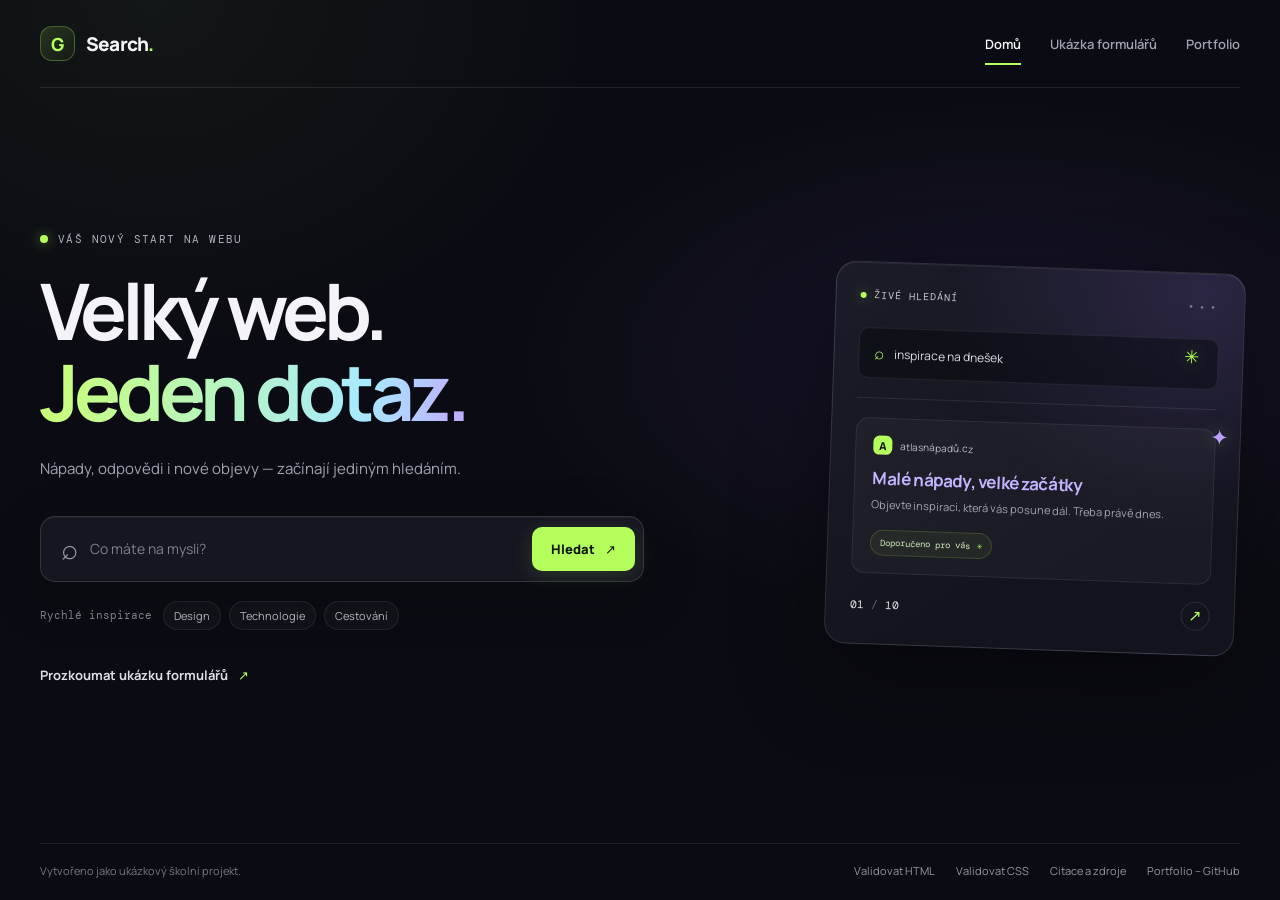
<file: index.html>
<!DOCTYPE html>
<html lang="cs">
<head>
    <meta charset="UTF-8">
    <meta name="viewport" content="width=device-width, initial-scale=1.0">
    <meta name="description" content="Jednoduchá ukázková stránka projektu Google Search.">
    <title>Google Search – Domů</title>
    <link rel="stylesheet" href="style.css">
</head>
<body>
    <header class="site-header">
        <a class="brand" href="index.html" aria-label="Google Search – domů">
            <span class="brand-mark" aria-hidden="true">G</span>
            <span>Search<span class="brand-period">.</span></span>
        </a>
        <nav class="site-nav" aria-label="Hlavní navigace">
            <a class="nav-link active" href="index.html" aria-current="page">Domů</a>
            <a class="nav-link" href="formular.html">Ukázka formulářů</a>
            <a class="nav-link" href="https://github.com/DavidSchaffartzik" target="_blank" rel="noopener noreferrer">Portfolio</a>
        </nav>
    </header>

    <main class="home-main">
        <section class="hero-layout" aria-labelledby="page-title">
            <div class="search-panel">
                <p class="eyebrow"><span class="status-dot"></span> Váš nový start na webu</p>
                <h1 id="page-title">Velký web.<br><span class="gradient-text">Jeden dotaz.</span></h1>
                <p class="intro">Nápady, odpovědi i nové objevy — začínají jediným hledáním.</p>

                <form class="search-form" action="https://www.google.com/search" method="get">
                    <label class="visually-hidden" for="search-query">Hledaný výraz</label>
                    <span class="search-icon" aria-hidden="true">⌕</span>
                    <input id="search-query" name="q" type="search" placeholder="Co máte na mysli?" required>
                    <button class="button button-primary search-button" type="submit"><span>Hledat</span><span aria-hidden="true">↗</span></button>
                </form>

                <div class="quick-searches">
                    <span>Rychlé inspirace</span>
                    <a href="https://www.google.com/search?q=design+inspirace" target="_blank" rel="noopener noreferrer">Design</a>
                    <a href="https://www.google.com/search?q=novinky+technologie" target="_blank" rel="noopener noreferrer">Technologie</a>
                    <a href="https://www.google.com/search?q=tipy+na+cestovani" target="_blank" rel="noopener noreferrer">Cestování</a>
                </div>

                <a class="form-link" href="formular.html">Prozkoumat ukázku formulářů <span aria-hidden="true">↗</span></a>
            </div>

            <aside class="preview-card" aria-label="Ukázka výsledků vyhledávání">
                <div class="preview-topline">
                    <span class="preview-live"><span class="status-dot"></span> ŽIVÉ HLEDÁNÍ</span>
                    <span class="preview-menu" aria-hidden="true">•••</span>
                </div>
                <div class="preview-query"><span aria-hidden="true">⌕</span> inspirace na dnešek</div>
                <div class="preview-divider"></div>
                <article class="result-card">
                    <span class="result-domain"><span class="domain-icon">A</span> atlasnápadů.cz</span>
                    <h2>Malé nápady, velké začátky</h2>
                    <p>Objevte inspiraci, která vás posune dál. Třeba právě dnes.</p>
                    <span class="result-tag">Doporučeno pro vás <span aria-hidden="true">✳</span></span>
                </article>
                <div class="preview-bottom">
                    <span class="result-index">01 <span>/</span> 10</span>
                    <span class="preview-arrow" aria-hidden="true">↗</span>
                </div>
                <span class="floating-spark spark-one" aria-hidden="true">✳</span>
                <span class="floating-spark spark-two" aria-hidden="true">✦</span>
            </aside>
        </section>
    </main>

    <footer class="site-footer">
        <p class="footer-note">Vytvořeno jako ukázkový školní projekt.</p>
        <nav class="footer-links" aria-label="Odkazy na validaci a zdroje">
            <a href="https://validator.w3.org/nu/?doc=https%3A%2F%2Fraw.githubusercontent.com%2FDavidSchaffartzik%2Fgooglesearch%2Fmain%2Findex.html" target="_blank" rel="noopener noreferrer">Validovat HTML</a>
            <a href="https://jigsaw.w3.org/css-validator/validator?uri=https%3A%2F%2Fraw.githubusercontent.com%2FDavidSchaffartzik%2Fgooglesearch%2Fmain%2Fstyle.css" target="_blank" rel="noopener noreferrer">Validovat CSS</a>
            <a href="https://github.com/DavidSchaffartzik/googlesearch/blob/main/citace.md" target="_blank" rel="noopener noreferrer">Citace a zdroje</a>
            <a href="https://github.com/DavidSchaffartzik" target="_blank" rel="noopener noreferrer">Portfolio – GitHub</a>
        </nav>
    </footer>
</body>
</html>
</file>
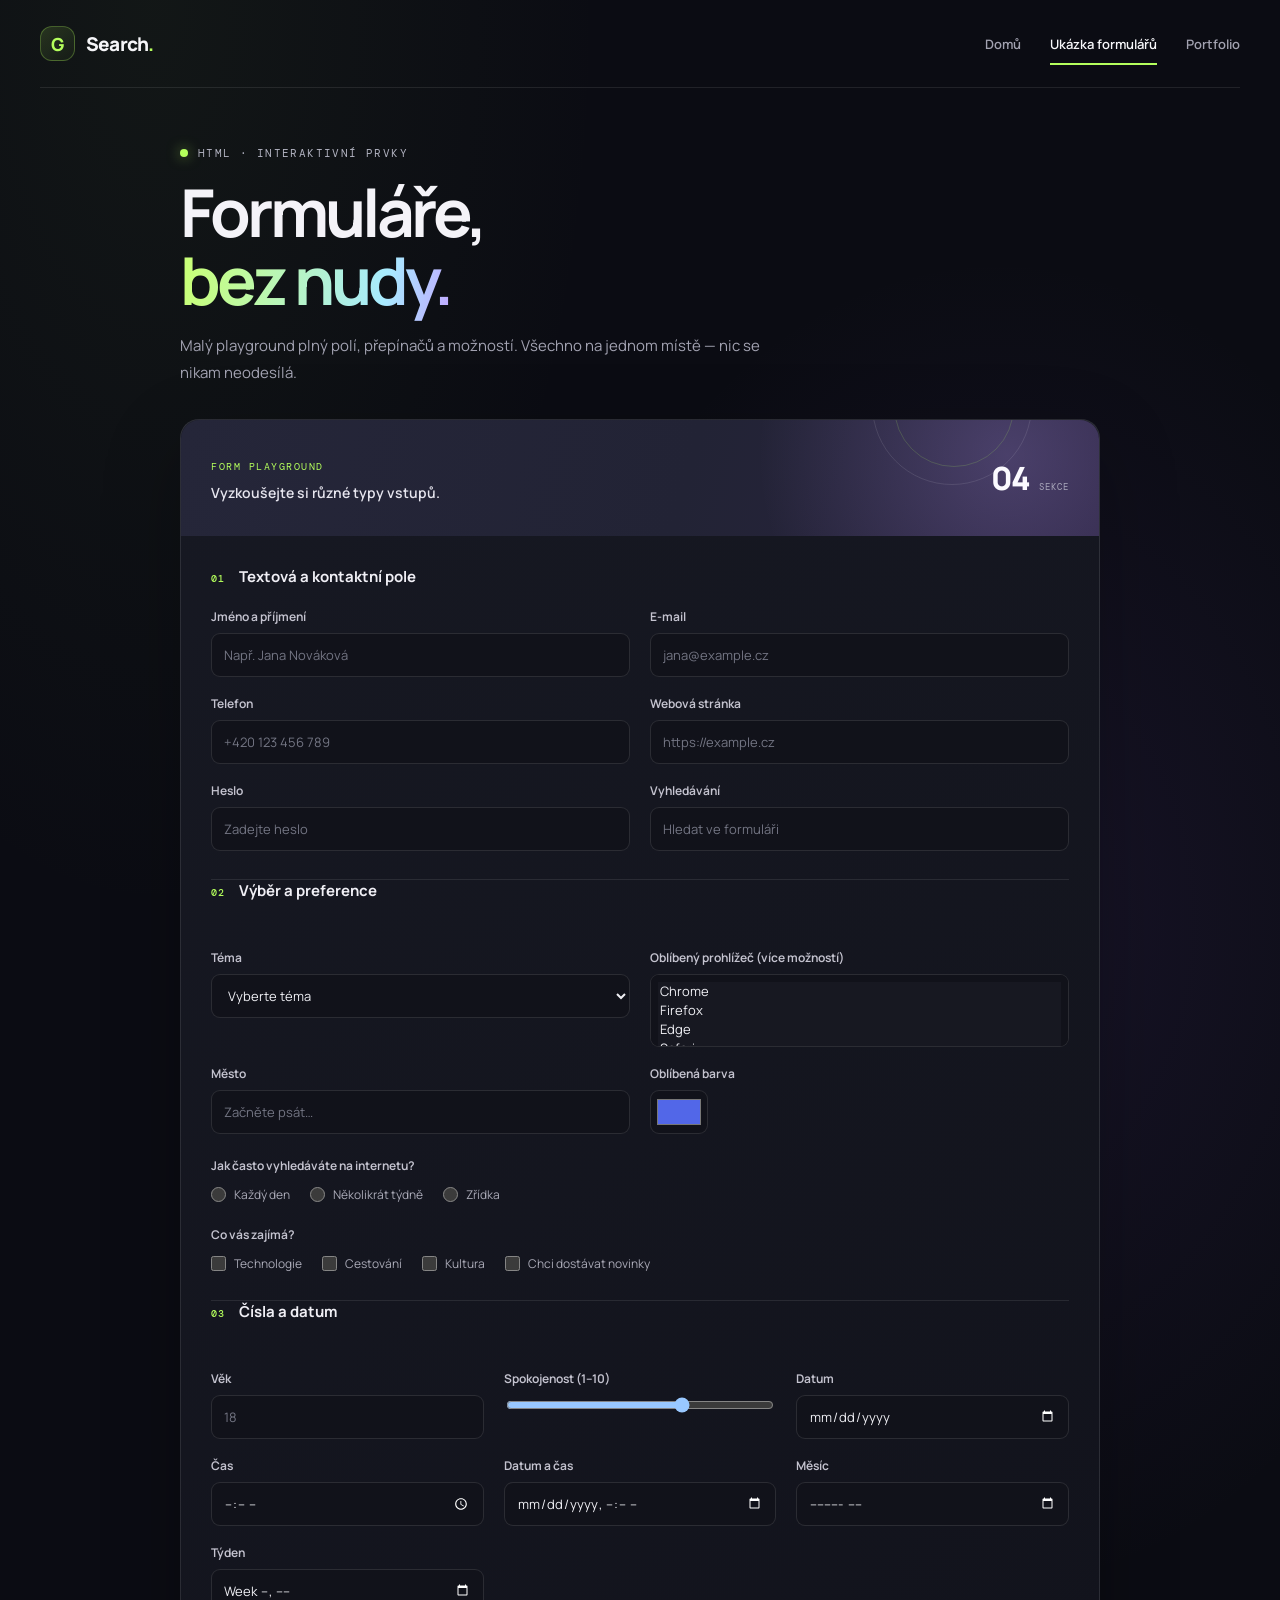
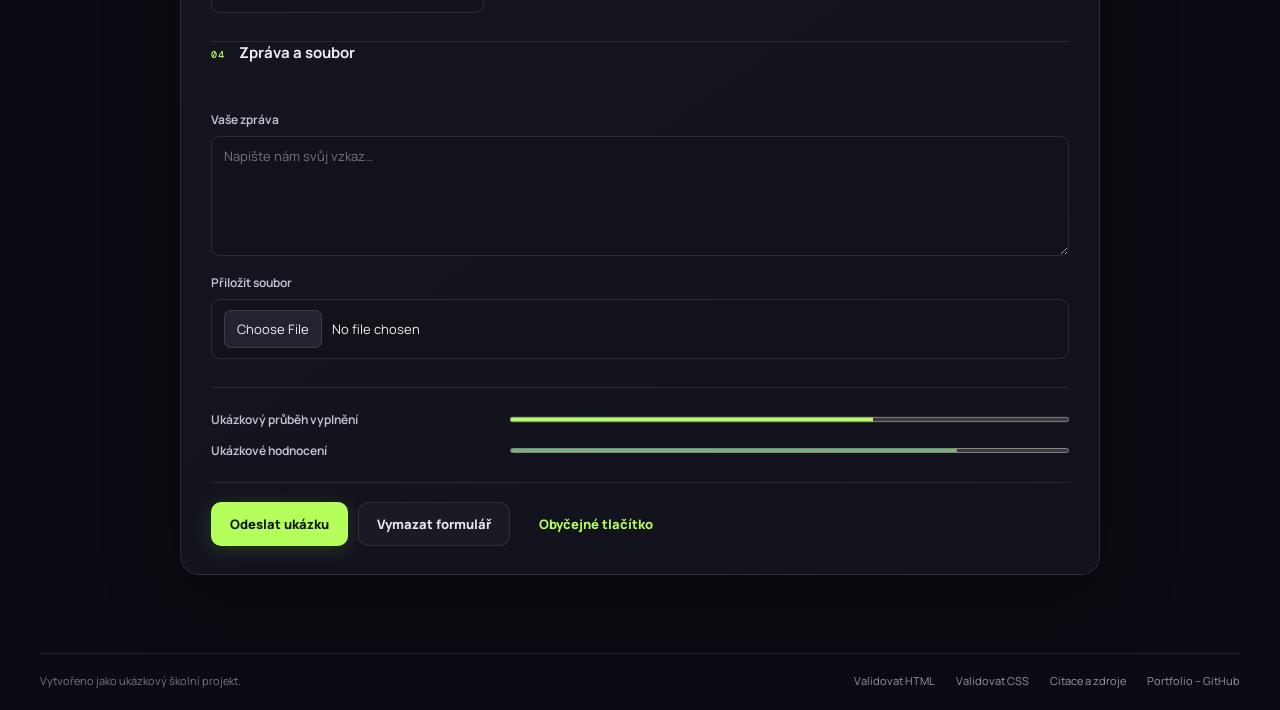
<file: formular.html>
<!DOCTYPE html>
<html lang="cs">
<head>
    <meta charset="UTF-8">
    <meta name="viewport" content="width=device-width, initial-scale=1.0">
    <meta name="description" content="Ukázka různých typů formulářových prvků v HTML.">
    <title>Ukázka formulářů – Google Search</title>
    <link rel="stylesheet" href="style.css">
</head>
<body>
    <header class="site-header">
        <a class="brand" href="index.html" aria-label="Google Search – domů">
            <span class="brand-mark" aria-hidden="true">G</span>
            <span>Search<span class="brand-period">.</span></span>
        </a>
        <nav class="site-nav" aria-label="Hlavní navigace">
            <a class="nav-link" href="index.html">Domů</a>
            <a class="nav-link active" href="formular.html" aria-current="page">Ukázka formulářů</a>
            <a class="nav-link" href="https://github.com/DavidSchaffartzik" target="_blank" rel="noopener noreferrer">Portfolio</a>
        </nav>
    </header>

    <main class="content-main">
        <section class="page-heading" aria-labelledby="page-title">
            <p class="eyebrow"><span class="status-dot"></span> HTML · INTERAKTIVNÍ PRVKY</p>
            <h1 id="page-title">Formuláře,<br><span class="gradient-text">bez nudy.</span></h1>
            <p class="intro">Malý playground plný polí, přepínačů a možností. Všechno na jednom místě — nic se nikam neodesílá.</p>
        </section>

        <form class="demo-form" action="#" method="get">
            <div class="form-cover">
                <div>
                    <span class="form-cover-label">FORM PLAYGROUND</span>
                    <p>Vyzkoušejte si různé typy vstupů.</p>
                </div>
                <span class="form-cover-count">04 <span>SEKCE</span></span>
                <span class="cover-orbit orbit-one" aria-hidden="true"></span>
                <span class="cover-orbit orbit-two" aria-hidden="true"></span>
            </div>
            <fieldset class="form-section">
                <legend><span class="section-number">01</span> Textová a kontaktní pole</legend>
                <div class="form-grid">
                    <div class="form-field">
                        <label for="full-name">Jméno a příjmení</label>
                        <input id="full-name" name="full-name" type="text" placeholder="Např. Jana Nováková" autocomplete="name">
                    </div>
                    <div class="form-field">
                        <label for="email">E-mail</label>
                        <input id="email" name="email" type="email" placeholder="jana@example.cz" autocomplete="email">
                    </div>
                    <div class="form-field">
                        <label for="phone">Telefon</label>
                        <input id="phone" name="phone" type="tel" placeholder="+420 123 456 789" autocomplete="tel">
                    </div>
                    <div class="form-field">
                        <label for="website">Webová stránka</label>
                        <input id="website" name="website" type="url" placeholder="https://example.cz">
                    </div>
                    <div class="form-field">
                        <label for="password">Heslo</label>
                        <input id="password" name="password" type="password" placeholder="Zadejte heslo" autocomplete="new-password">
                    </div>
                    <div class="form-field">
                        <label for="search">Vyhledávání</label>
                        <input id="search" name="search" type="search" placeholder="Hledat ve formuláři">
                    </div>
                </div>
            </fieldset>

            <fieldset class="form-section">
                <legend><span class="section-number">02</span> Výběr a preference</legend>
                <div class="form-grid">
                    <div class="form-field">
                        <label for="topic">Téma</label>
                        <select id="topic" name="topic">
                            <option value="">Vyberte téma</option>
                            <option value="web">Tvorba webu</option>
                            <option value="design">Grafický design</option>
                            <option value="other">Jiné</option>
                        </select>
                    </div>
                    <div class="form-field">
                        <label for="browser">Oblíbený prohlížeč (více možností)</label>
                        <select id="browser" name="browser" multiple size="3">
                            <option value="chrome">Chrome</option>
                            <option value="firefox">Firefox</option>
                            <option value="edge">Edge</option>
                            <option value="safari">Safari</option>
                        </select>
                    </div>
                    <div class="form-field">
                        <label for="city">Město</label>
                        <input id="city" name="city" list="cities" placeholder="Začněte psát…">
                        <datalist id="cities">
                            <option value="Praha">
                            <option value="Brno">
                            <option value="Ostrava">
                            <option value="Plzeň">
                        </datalist>
                    </div>
                    <div class="form-field">
                        <label for="color">Oblíbená barva</label>
                        <input id="color" name="color" type="color" value="#5267e8">
                    </div>
                </div>
                <div class="choice-group">
                    <p class="group-label">Jak často vyhledáváte na internetu?</p>
                    <label class="choice"><input type="radio" name="frequency" value="daily"> Každý den</label>
                    <label class="choice"><input type="radio" name="frequency" value="sometimes"> Několikrát týdně</label>
                    <label class="choice"><input type="radio" name="frequency" value="rarely"> Zřídka</label>
                </div>
                <div class="choice-group">
                    <p class="group-label">Co vás zajímá?</p>
                    <label class="choice"><input type="checkbox" name="interests" value="technology"> Technologie</label>
                    <label class="choice"><input type="checkbox" name="interests" value="travel"> Cestování</label>
                    <label class="choice"><input type="checkbox" name="interests" value="culture"> Kultura</label>
                    <label class="choice"><input type="checkbox" name="newsletter" value="yes"> Chci dostávat novinky</label>
                </div>
            </fieldset>

            <fieldset class="form-section">
                <legend><span class="section-number">03</span> Čísla a datum</legend>
                <div class="form-grid form-grid-three">
                    <div class="form-field">
                        <label for="age">Věk</label>
                        <input id="age" name="age" type="number" min="0" max="120" placeholder="18">
                    </div>
                    <div class="form-field">
                        <label for="satisfaction">Spokojenost (1–10)</label>
                        <input id="satisfaction" name="satisfaction" type="range" min="1" max="10" value="7">
                    </div>
                    <div class="form-field">
                        <label for="date">Datum</label>
                        <input id="date" name="date" type="date">
                    </div>
                    <div class="form-field">
                        <label for="time">Čas</label>
                        <input id="time" name="time" type="time">
                    </div>
                    <div class="form-field">
                        <label for="meeting">Datum a čas</label>
                        <input id="meeting" name="meeting" type="datetime-local">
                    </div>
                    <div class="form-field">
                        <label for="month">Měsíc</label>
                        <input id="month" name="month" type="month">
                    </div>
                    <div class="form-field">
                        <label for="week">Týden</label>
                        <input id="week" name="week" type="week">
                    </div>
                </div>
            </fieldset>

            <fieldset class="form-section">
                <legend><span class="section-number">04</span> Zpráva a soubor</legend>
                <div class="form-field">
                    <label for="message">Vaše zpráva</label>
                    <textarea id="message" name="message" rows="5" placeholder="Napište nám svůj vzkaz…"></textarea>
                </div>
                <div class="form-field file-field">
                    <label for="attachment">Přiložit soubor</label>
                    <input id="attachment" name="attachment" type="file">
                </div>
            </fieldset>

            <div class="form-status">
                <label for="progress">Ukázkový průběh vyplnění</label>
                <progress id="progress" value="65" max="100">65 %</progress>
                <label for="rating">Ukázkové hodnocení</label>
                <meter id="rating" min="0" max="5" value="4">4 z 5</meter>
            </div>

            <div class="form-actions">
                <button class="button button-primary" type="submit">Odeslat ukázku</button>
                <button class="button button-secondary" type="reset">Vymazat formulář</button>
                <button class="button button-text" type="button">Obyčejné tlačítko</button>
            </div>
        </form>
    </main>

    <footer class="site-footer">
        <p class="footer-note">Vytvořeno jako ukázkový školní projekt.</p>
        <nav class="footer-links" aria-label="Odkazy na validaci a zdroje">
            <a href="https://validator.w3.org/nu/?doc=https%3A%2F%2Fraw.githubusercontent.com%2FDavidSchaffartzik%2Fgooglesearch%2Fmain%2Fformular.html" target="_blank" rel="noopener noreferrer">Validovat HTML</a>
            <a href="https://jigsaw.w3.org/css-validator/validator?uri=https%3A%2F%2Fraw.githubusercontent.com%2FDavidSchaffartzik%2Fgooglesearch%2Fmain%2Fstyle.css" target="_blank" rel="noopener noreferrer">Validovat CSS</a>
            <a href="https://github.com/DavidSchaffartzik/googlesearch/blob/main/citace.md" target="_blank" rel="noopener noreferrer">Citace a zdroje</a>
            <a href="https://github.com/DavidSchaffartzik" target="_blank" rel="noopener noreferrer">Portfolio – GitHub</a>
        </nav>
    </footer>
</body>
</html>
</file>
<file: style.css>
@import url("https://fonts.googleapis.com/css2?family=DM+Mono:wght@400;500&family=Manrope:wght@400;500;600;700;800&display=swap");

:root {
    color-scheme: dark;
    font-family: "Manrope", "Segoe UI", sans-serif;
    color: #f3f3f8;
    background: #0b0c13;
    font-synthesis: none;
    text-rendering: optimizeLegibility;
    --accent: #b4ff5c;
    --accent-dark: #90db3d;
    --muted: #9697a6;
    --line: rgb(255 255 255 / 9%);
    --surface: #12141e;
    --panel: #171923;
}

* {
    box-sizing: border-box;
}

body {
    min-width: 320px;
    min-height: 100vh;
    margin: 0;
    display: flex;
    flex-direction: column;
    background:
        radial-gradient(ellipse at 78% 40%, rgb(99 65 164 / 15%), transparent 34%),
        radial-gradient(ellipse at 12% 0%, rgb(92 130 57 / 9%), transparent 28%),
        #0b0c13;
}

body::before {
    position: fixed;
    z-index: -1;
    inset: 0;
    background-image: radial-gradient(rgb(255 255 255 / 9%) 0.7px, transparent 0.7px);
    background-size: 24px 24px;
    content: "";
    mask-image: linear-gradient(to bottom, black, transparent 80%);
    pointer-events: none;
}

a {
    color: inherit;
}

.site-header {
    width: min(1200px, calc(100% - 64px));
    min-height: 88px;
    margin: 0 auto;
    display: flex;
    align-items: center;
    justify-content: space-between;
    gap: 24px;
    border-bottom: 1px solid var(--line);
}

.brand {
    display: inline-flex;
    align-items: center;
    gap: 11px;
    color: #f5f5f8;
    font-size: 19px;
    font-weight: 800;
    letter-spacing: -0.8px;
    text-decoration: none;
}

.brand-mark {
    width: 35px;
    height: 35px;
    display: grid;
    place-items: center;
    border: 1px solid rgb(180 255 92 / 28%);
    border-radius: 12px;
    color: var(--accent);
    background: linear-gradient(140deg, rgb(180 255 92 / 14%), rgb(180 255 92 / 3%));
    font-size: 18px;
    font-weight: 800;
}

.brand-period,
.gradient-text {
    color: var(--accent);
}

.gradient-text {
    background: linear-gradient(100deg, #c8ff79 5%, #a8ebff 75%, #c1a8ff);
    background-clip: text;
    -webkit-text-fill-color: transparent;
}

.site-nav,
.footer-links {
    display: flex;
    align-items: center;
    gap: 29px;
}

.nav-link {
    position: relative;
    padding: 11px 0;
    color: #a2a2b0;
    font-size: 13px;
    font-weight: 600;
    text-decoration: none;
    transition: color 160ms ease;
}

.nav-link:hover,
.nav-link:focus-visible,
.nav-link.active {
    color: #f7f7fa;
}

.nav-link.active::after {
    position: absolute;
    right: 0;
    bottom: -1px;
    left: 0;
    height: 2px;
    background: var(--accent);
    content: "";
}

.home-main {
    width: min(1200px, calc(100% - 64px));
    margin: 0 auto;
    display: flex;
    flex: 1;
    align-items: center;
    padding: 72px 0 86px;
}

.hero-layout {
    width: 100%;
    display: grid;
    grid-template-columns: minmax(0, 1.1fr) minmax(320px, 0.9fr);
    align-items: center;
    gap: clamp(44px, 8vw, 110px);
}

.search-panel {
    max-width: 640px;
}

.eyebrow {
    margin: 0 0 24px;
    display: flex;
    align-items: center;
    gap: 10px;
    color: #b1b2c0;
    font-family: "DM Mono", monospace;
    font-size: 11px;
    letter-spacing: 1.4px;
    text-transform: uppercase;
}

.status-dot {
    width: 8px;
    height: 8px;
    display: inline-block;
    flex: 0 0 auto;
    border-radius: 50%;
    background: var(--accent);
    box-shadow: 0 0 13px rgb(180 255 92 / 55%);
}

h1 {
    margin: 0;
    color: #f4f3f8;
    font-size: clamp(48px, 6.5vw, 78px);
    font-weight: 700;
    letter-spacing: -5px;
    line-height: 1.03;
}

.intro {
    max-width: 520px;
    margin: 24px 0 0;
    color: #a2a2b1;
    font-size: 15px;
    line-height: 1.8;
}

.search-form {
    min-height: 66px;
    margin: 34px 0 0;
    padding: 7px 8px 7px 20px;
    display: flex;
    align-items: center;
    gap: 12px;
    border: 1px solid rgb(255 255 255 / 13%);
    border-radius: 15px;
    background: rgb(24 25 36 / 88%);
    box-shadow: 0 16px 55px rgb(0 0 0 / 24%), inset 0 1px rgb(255 255 255 / 4%);
    transition: border-color 180ms ease, box-shadow 180ms ease;
}

.search-form:focus-within {
    border-color: rgb(180 255 92 / 55%);
    box-shadow: 0 0 0 4px rgb(180 255 92 / 8%), 0 16px 55px rgb(0 0 0 / 24%);
}

.search-icon {
    color: #9b9baa;
    font-size: 29px;
    line-height: 1;
}

.search-form input {
    min-width: 0;
    flex: 1;
    padding: 12px 0;
    border: 0;
    outline: 0;
    background: transparent;
    color: #f5f5f8;
    font: inherit;
    font-size: 14px;
}

.search-form input::placeholder {
    color: #7f808e;
}

.search-form input:focus-visible {
    outline: 0;
}

.button {
    min-height: 44px;
    padding: 0 18px;
    display: inline-flex;
    align-items: center;
    justify-content: center;
    gap: 10px;
    border: 1px solid transparent;
    border-radius: 10px;
    font: inherit;
    font-size: 13px;
    font-weight: 800;
    text-decoration: none;
    cursor: pointer;
    transition: background-color 160ms ease, border-color 160ms ease, color 160ms ease, transform 160ms ease;
}

.button:hover {
    transform: translateY(-2px);
}

.button-primary {
    color: #10140b;
    background: var(--accent);
    box-shadow: 0 4px 20px rgb(180 255 92 / 15%);
}

.button-primary:hover {
    background: #c9ff91;
}

.button-secondary {
    border-color: var(--line);
    color: #e7e7ed;
    background: #191a24;
}

.button-secondary:hover {
    border-color: rgb(180 255 92 / 38%);
    background: #20222d;
}

.button-text {
    color: var(--accent);
    background: transparent;
}

.quick-searches {
    margin: 19px 0 0;
    display: flex;
    flex-wrap: wrap;
    align-items: center;
    gap: 8px;
    color: #7f808f;
    font-size: 11px;
}

.quick-searches > span {
    margin-right: 3px;
    font-family: "DM Mono", monospace;
}

.quick-searches a {
    padding: 6px 10px;
    border: 1px solid rgb(255 255 255 / 8%);
    border-radius: 999px;
    color: #b4b4c1;
    background: rgb(255 255 255 / 3%);
    text-decoration: none;
    transition: color 160ms ease, border-color 160ms ease;
}

.quick-searches a:hover {
    border-color: rgb(180 255 92 / 40%);
    color: var(--accent);
}

.form-link {
    margin-top: 36px;
    display: inline-flex;
    align-items: center;
    gap: 10px;
    color: #dedee7;
    font-size: 13px;
    font-weight: 700;
    text-decoration: none;
}

.form-link span {
    color: var(--accent);
    transition: transform 160ms ease;
}

.form-link:hover span {
    transform: translate(3px, -3px);
}

.preview-card {
    position: relative;
    width: 100%;
    max-width: 410px;
    min-height: 330px;
    justify-self: end;
    padding: 24px;
    overflow: hidden;
    border: 1px solid rgb(255 255 255 / 12%);
    border-radius: 21px;
    background:
        radial-gradient(ellipse at 90% 5%, rgb(135 106 216 / 18%), transparent 48%),
        linear-gradient(145deg, #1b1c28, #12131c 72%);
    box-shadow: 0 35px 90px rgb(0 0 0 / 38%), inset 0 1px rgb(255 255 255 / 6%);
    transform: rotate(2deg);
    transition: transform 250ms ease, border-color 250ms ease;
}

.preview-card:hover {
    border-color: rgb(180 255 92 / 30%);
    transform: rotate(0deg) translateY(-5px);
}

.preview-topline,
.preview-bottom {
    display: flex;
    align-items: center;
    justify-content: space-between;
}

.preview-live {
    display: flex;
    align-items: center;
    gap: 8px;
    color: #c8c8d2;
    font-family: "DM Mono", monospace;
    font-size: 10px;
    letter-spacing: 1px;
}

.preview-live .status-dot {
    width: 6px;
    height: 6px;
}

.preview-menu {
    color: #777988;
    font-size: 12px;
    letter-spacing: 3px;
}

.preview-query {
    margin-top: 24px;
    padding: 13px 15px;
    border: 1px solid rgb(255 255 255 / 8%);
    border-radius: 10px;
    color: #dedee8;
    background: rgb(6 7 12 / 45%);
    font-size: 12px;
}

.preview-query span {
    margin-right: 8px;
    color: var(--accent);
    font-size: 17px;
    vertical-align: -1px;
}

.preview-divider {
    height: 1px;
    margin: 19px 0;
    background: var(--line);
}

.result-card {
    position: relative;
    z-index: 1;
    padding: 17px;
    border: 1px solid rgb(255 255 255 / 8%);
    border-radius: 13px;
    background: rgb(255 255 255 / 3%);
}

.result-domain {
    display: flex;
    align-items: center;
    gap: 8px;
    color: #b9bac7;
    font-size: 10px;
}

.domain-icon {
    width: 19px;
    height: 19px;
    display: grid;
    place-items: center;
    border-radius: 6px;
    color: #12140d;
    background: var(--accent);
    font-size: 11px;
    font-weight: 800;
}

.result-card h2 {
    margin: 12px 0 6px;
    color: #c5b4ff;
    font-size: 17px;
    letter-spacing: -0.4px;
}

.result-card p {
    margin: 0;
    color: #a4a4b2;
    font-size: 11px;
    line-height: 1.7;
}

.result-tag {
    margin-top: 15px;
    padding: 6px 9px;
    display: inline-flex;
    gap: 7px;
    border: 1px solid rgb(180 255 92 / 16%);
    border-radius: 999px;
    color: #d2eabb;
    background: rgb(180 255 92 / 6%);
    font-family: "DM Mono", monospace;
    font-size: 9px;
}

.result-tag span {
    color: var(--accent);
}

.preview-bottom {
    margin-top: 17px;
}

.result-index {
    color: #e8e8ef;
    font-family: "DM Mono", monospace;
    font-size: 11px;
}

.result-index span {
    color: #636473;
}

.preview-arrow {
    width: 29px;
    height: 29px;
    display: grid;
    place-items: center;
    border: 1px solid var(--line);
    border-radius: 50%;
    color: var(--accent);
}

.floating-spark {
    position: absolute;
    color: var(--accent);
    text-shadow: 0 0 20px rgb(180 255 92 / 45%);
    animation: float 4s ease-in-out infinite;
}

.spark-one {
    top: 71px;
    right: 43px;
    font-size: 18px;
}

.spark-two {
    top: 148px;
    right: 12px;
    color: #bc9eff;
    font-size: 22px;
    animation-delay: -2s;
}

@keyframes float {
    0%,
    100% {
        transform: translateY(0);
    }

    50% {
        transform: translateY(-7px);
    }
}

.site-footer {
    width: min(1200px, calc(100% - 64px));
    margin: auto auto 0;
    padding: 19px 0 22px;
    display: flex;
    align-items: center;
    justify-content: space-between;
    gap: 20px;
    border-top: 1px solid var(--line);
}

.footer-note {
    margin: 0;
    color: #767786;
    font-size: 11px;
}

.footer-links {
    flex-wrap: wrap;
    justify-content: flex-end;
    gap: 10px 21px;
}

.footer-links a {
    color: #9697a5;
    font-size: 11px;
    text-decoration: none;
    transition: color 160ms ease;
}

.footer-links a:hover,
.footer-links a:focus-visible {
    color: var(--accent);
}

.content-main {
    width: min(920px, calc(100% - 64px));
    margin: 0 auto;
    padding: 58px 0 78px;
    flex: 1;
}

.page-heading {
    margin-bottom: 33px;
}

.page-heading .eyebrow {
    margin-bottom: 19px;
}

.page-heading h1 {
    font-size: clamp(46px, 6vw, 66px);
    letter-spacing: -3.8px;
}

.page-heading .intro {
    max-width: 600px;
    margin-top: 17px;
}

.demo-form {
    padding: 0 30px 28px;
    border: 1px solid rgb(255 255 255 / 10%);
    border-radius: 19px;
    background: linear-gradient(145deg, rgb(23 25 35 / 98%), rgb(17 18 27 / 98%));
    box-shadow: 0 25px 80px rgb(0 0 0 / 24%), inset 0 1px rgb(255 255 255 / 3%);
}

.form-cover {
    position: relative;
    min-height: 116px;
    margin: 0 -30px 30px;
    padding: 25px 30px;
    display: flex;
    align-items: center;
    justify-content: space-between;
    overflow: hidden;
    border-radius: 19px 19px 0 0;
    background:
        radial-gradient(circle at 90% 30%, rgb(187 159 255 / 23%), transparent 30%),
        linear-gradient(105deg, #252639, #222335 55%, #2a2340);
}

.form-cover > div,
.form-cover-count {
    position: relative;
    z-index: 1;
}

.form-cover-label {
    color: var(--accent);
    font-family: "DM Mono", monospace;
    font-size: 10px;
    letter-spacing: 1.5px;
}

.form-cover p {
    margin: 8px 0 0;
    color: #e7e6ef;
    font-size: 14px;
    font-weight: 600;
}

.form-cover-count {
    color: #fbfaff;
    font-size: 32px;
    font-weight: 800;
    letter-spacing: -1.5px;
}

.form-cover-count span {
    margin-left: 5px;
    color: #aaa8bb;
    font-family: "DM Mono", monospace;
    font-size: 9px;
    font-weight: 400;
    letter-spacing: 1px;
}

.cover-orbit {
    position: absolute;
    width: 160px;
    height: 160px;
    border: 1px solid rgb(255 255 255 / 10%);
    border-radius: 50%;
}

.orbit-one {
    top: -95px;
    right: 67px;
}

.orbit-two {
    top: -73px;
    right: 85px;
    width: 120px;
    height: 120px;
    border-color: rgb(180 255 92 / 17%);
}

.form-section {
    min-width: 0;
    margin: 0;
    padding: 0 0 28px;
    border: 0;
    border-bottom: 1px solid var(--line);
}

.form-section + .form-section {
    padding-top: 27px;
}

.form-section legend {
    width: 100%;
    margin-bottom: 21px;
    padding: 0;
    color: #f0eff5;
    font-size: 15px;
    font-weight: 700;
}

.section-number {
    margin-right: 11px;
    color: var(--accent);
    font-family: "DM Mono", monospace;
    font-size: 10px;
    letter-spacing: 1px;
}

.form-grid {
    display: grid;
    grid-template-columns: repeat(2, minmax(0, 1fr));
    gap: 18px 20px;
}

.form-grid-three {
    grid-template-columns: repeat(3, minmax(0, 1fr));
}

.form-field {
    min-width: 0;
    display: flex;
    flex-direction: column;
    gap: 8px;
}

.form-field label,
.form-status label,
.group-label {
    color: #c4c3cf;
    font-size: 12px;
    font-weight: 650;
}

.form-field input:not([type="checkbox"]):not([type="radio"]):not([type="range"]):not([type="color"]),
.form-field select,
.form-field textarea {
    width: 100%;
    min-height: 44px;
    padding: 10px 12px;
    border: 1px solid rgb(255 255 255 / 11%);
    border-radius: 9px;
    outline: 0;
    color: #efeff4;
    background: #11121a;
    font: inherit;
    font-size: 13px;
    transition: border-color 160ms ease, box-shadow 160ms ease, background-color 160ms ease;
}

.form-field input::placeholder,
.form-field textarea::placeholder {
    color: #737583;
}

.form-field input[type="color"] {
    width: 58px;
    height: 44px;
    padding: 4px;
    border: 1px solid rgb(255 255 255 / 11%);
    border-radius: 9px;
    background: #11121a;
}

.form-field input[type="file"] {
    color: #a4a4b0;
    font: inherit;
    font-size: 12px;
}

.form-field input[type="file"]::file-selector-button {
    margin-right: 10px;
    padding: 9px 12px;
    border: 1px solid rgb(255 255 255 / 12%);
    border-radius: 7px;
    color: #eeeef4;
    background: #22232f;
    font: inherit;
    cursor: pointer;
}

.form-field select[multiple] {
    padding: 7px;
}

.form-field select option {
    color: #efeff4;
    background: #171821;
}

.form-field textarea {
    min-height: 120px;
    resize: vertical;
}

.form-field input:focus-visible,
.form-field select:focus-visible,
.form-field textarea:focus-visible {
    border-color: rgb(180 255 92 / 65%);
    outline: 0;
    background: #151720;
    box-shadow: 0 0 0 3px rgb(180 255 92 / 10%);
}

.choice-group {
    margin-top: 23px;
    display: flex;
    flex-wrap: wrap;
    gap: 12px 20px;
}

.group-label {
    width: 100%;
    margin: 0;
}

.choice {
    display: inline-flex;
    align-items: center;
    gap: 8px;
    color: #aaaab7;
    font-size: 12px;
    cursor: pointer;
}

.choice input {
    width: 15px;
    height: 15px;
    margin: 0;
    accent-color: var(--accent);
}

.choice:has(input:checked) {
    color: #e8f7d8;
}

.file-field {
    margin-top: 18px;
}

.form-status {
    padding: 23px 0;
    display: grid;
    grid-template-columns: 1fr minmax(120px, 2fr);
    align-items: center;
    gap: 14px 20px;
}

.form-status progress,
.form-status meter {
    width: 100%;
    height: 11px;
    accent-color: var(--accent);
}

.form-actions {
    padding-top: 19px;
    display: flex;
    flex-wrap: wrap;
    gap: 10px;
    border-top: 1px solid var(--line);
}

.visually-hidden {
    position: absolute;
    width: 1px;
    height: 1px;
    padding: 0;
    overflow: hidden;
    clip: rect(0, 0, 0, 0);
    white-space: nowrap;
    clip-path: inset(50%);
    border: 0;
}

@media (max-width: 900px) {
    .site-header,
    .home-main,
    .site-footer {
        width: calc(100% - 40px);
    }

    .hero-layout {
        grid-template-columns: minmax(0, 1fr) minmax(280px, 0.8fr);
        gap: 36px;
    }

    h1 {
        font-size: clamp(46px, 7vw, 66px);
    }

    .preview-card {
        padding: 20px;
    }
}

@media (max-width: 700px) {
    .site-header {
        min-height: 75px;
    }

    .site-nav {
        gap: 16px;
    }

    .nav-link {
        font-size: 11px;
    }

    .home-main {
        padding: 65px 0 75px;
    }

    .hero-layout {
        grid-template-columns: 1fr;
        gap: 52px;
    }

    .search-panel {
        max-width: 580px;
    }

    .preview-card {
        width: min(100%, 430px);
        justify-self: center;
    }

    .site-footer {
        align-items: flex-start;
        flex-direction: column;
    }

    .footer-links {
        justify-content: flex-start;
    }

    .content-main {
        width: calc(100% - 40px);
        padding-top: 45px;
    }

    .demo-form {
        padding-right: 22px;
        padding-left: 22px;
    }

    .form-cover {
        margin-right: -22px;
        margin-left: -22px;
        padding-right: 22px;
        padding-left: 22px;
    }

    .form-grid-three {
        grid-template-columns: repeat(2, minmax(0, 1fr));
    }
}

@media (max-width: 480px) {
    .site-header {
        width: calc(100% - 32px);
        align-items: flex-start;
        flex-direction: column;
        justify-content: center;
        gap: 8px;
        padding: 12px 0;
    }

    .site-nav {
        width: 100%;
        justify-content: space-between;
    }

    .nav-link {
        padding: 7px 0;
        font-size: 10px;
    }

    .home-main,
    .site-footer {
        width: calc(100% - 32px);
    }

    .home-main {
        padding: 55px 0;
    }

    h1 {
        font-size: clamp(43px, 13vw, 60px);
        letter-spacing: -3px;
    }

    .intro {
        font-size: 13px;
    }

    .search-form {
        min-height: 58px;
        gap: 8px;
        padding-left: 13px;
    }

    .search-form input {
        font-size: 12px;
    }

    .search-button {
        padding: 0 12px;
        font-size: 11px;
    }

    .quick-searches {
        font-size: 10px;
    }

    .preview-card {
        min-height: 0;
        padding: 18px;
    }

    .content-main {
        width: calc(100% - 32px);
        padding-top: 38px;
    }

    .page-heading h1 {
        font-size: clamp(43px, 12vw, 56px);
        letter-spacing: -3px;
    }

    .demo-form {
        padding-right: 16px;
        padding-left: 16px;
    }

    .form-cover {
        min-height: 100px;
        margin-right: -16px;
        margin-left: -16px;
        padding-right: 16px;
        padding-left: 16px;
    }

    .form-grid,
    .form-grid-three {
        grid-template-columns: 1fr;
    }

    .form-status {
        grid-template-columns: 1fr;
        gap: 7px;
    }
}

@media (prefers-reduced-motion: reduce) {
    *,
    *::before,
    *::after {
        scroll-behavior: auto !important;
        animation-duration: 0.01ms !important;
        animation-iteration-count: 1 !important;
        transition-duration: 0.01ms !important;
    }
}
</file>
